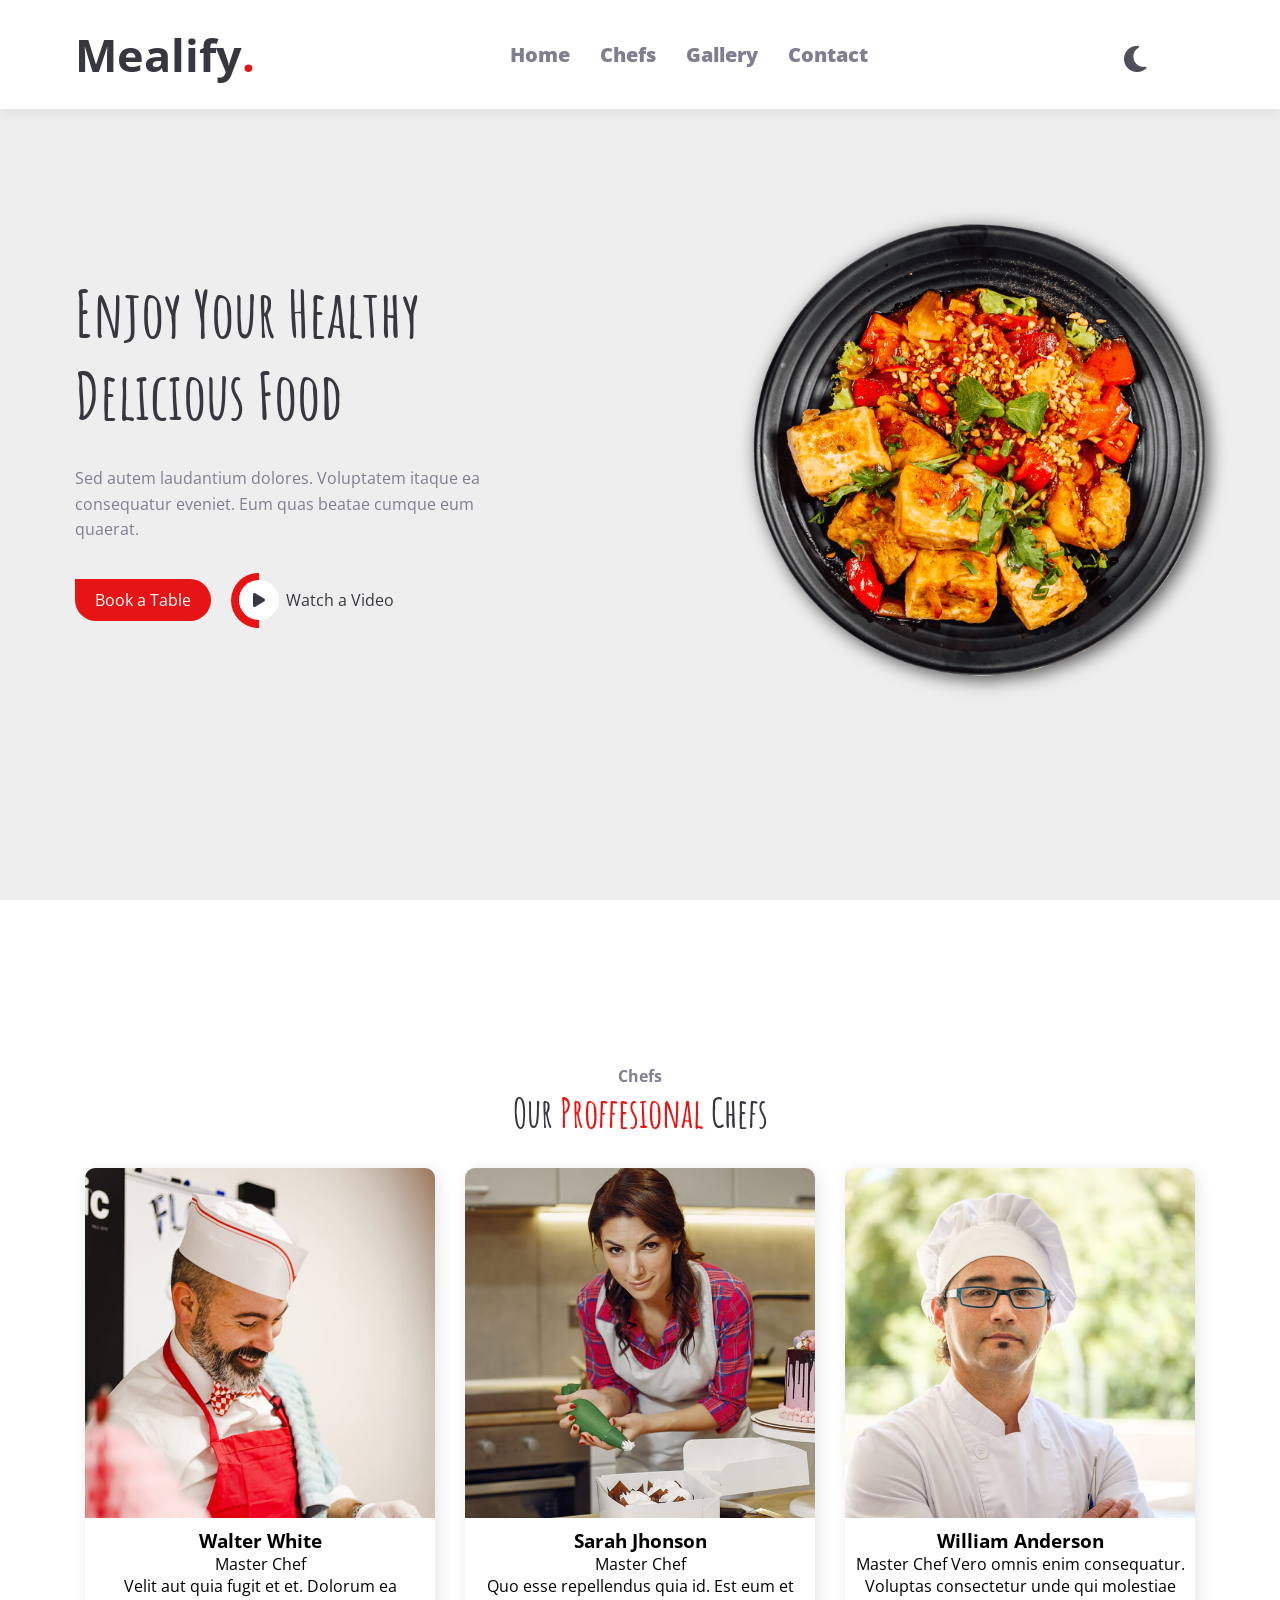
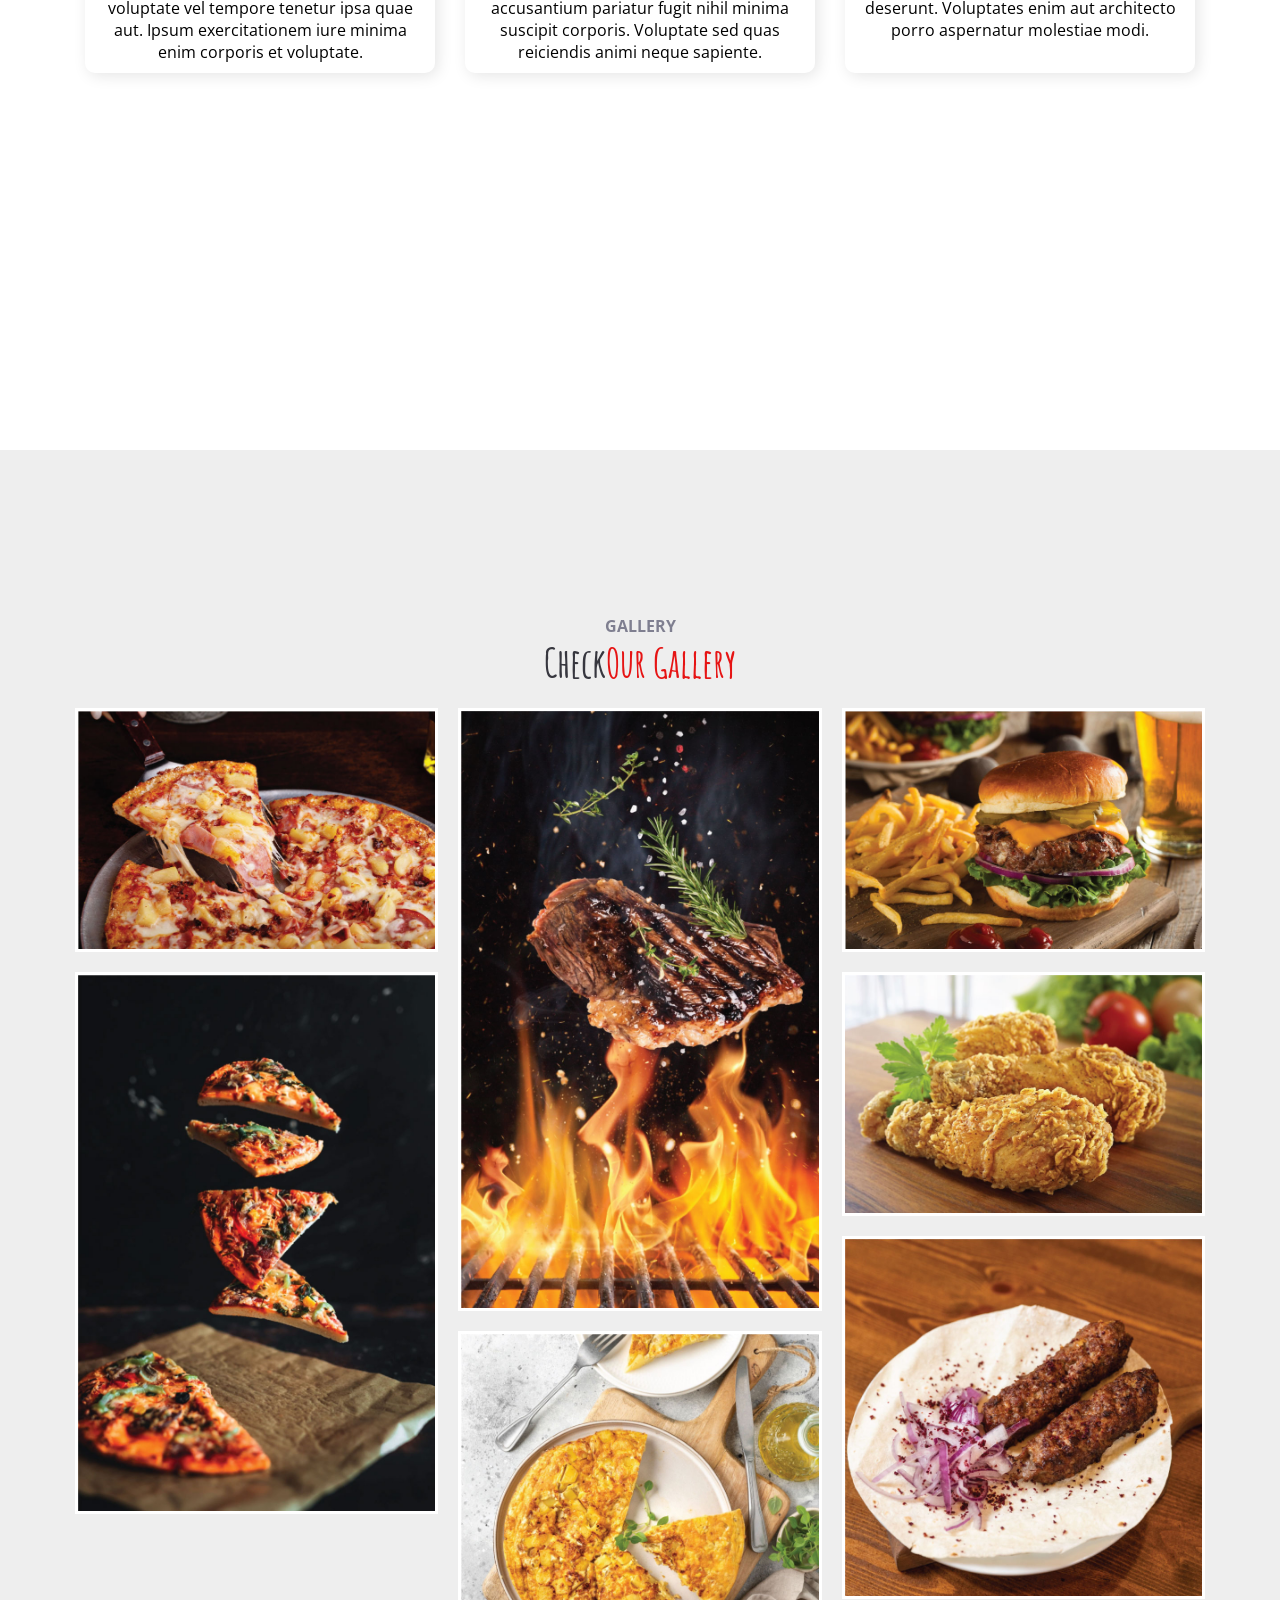
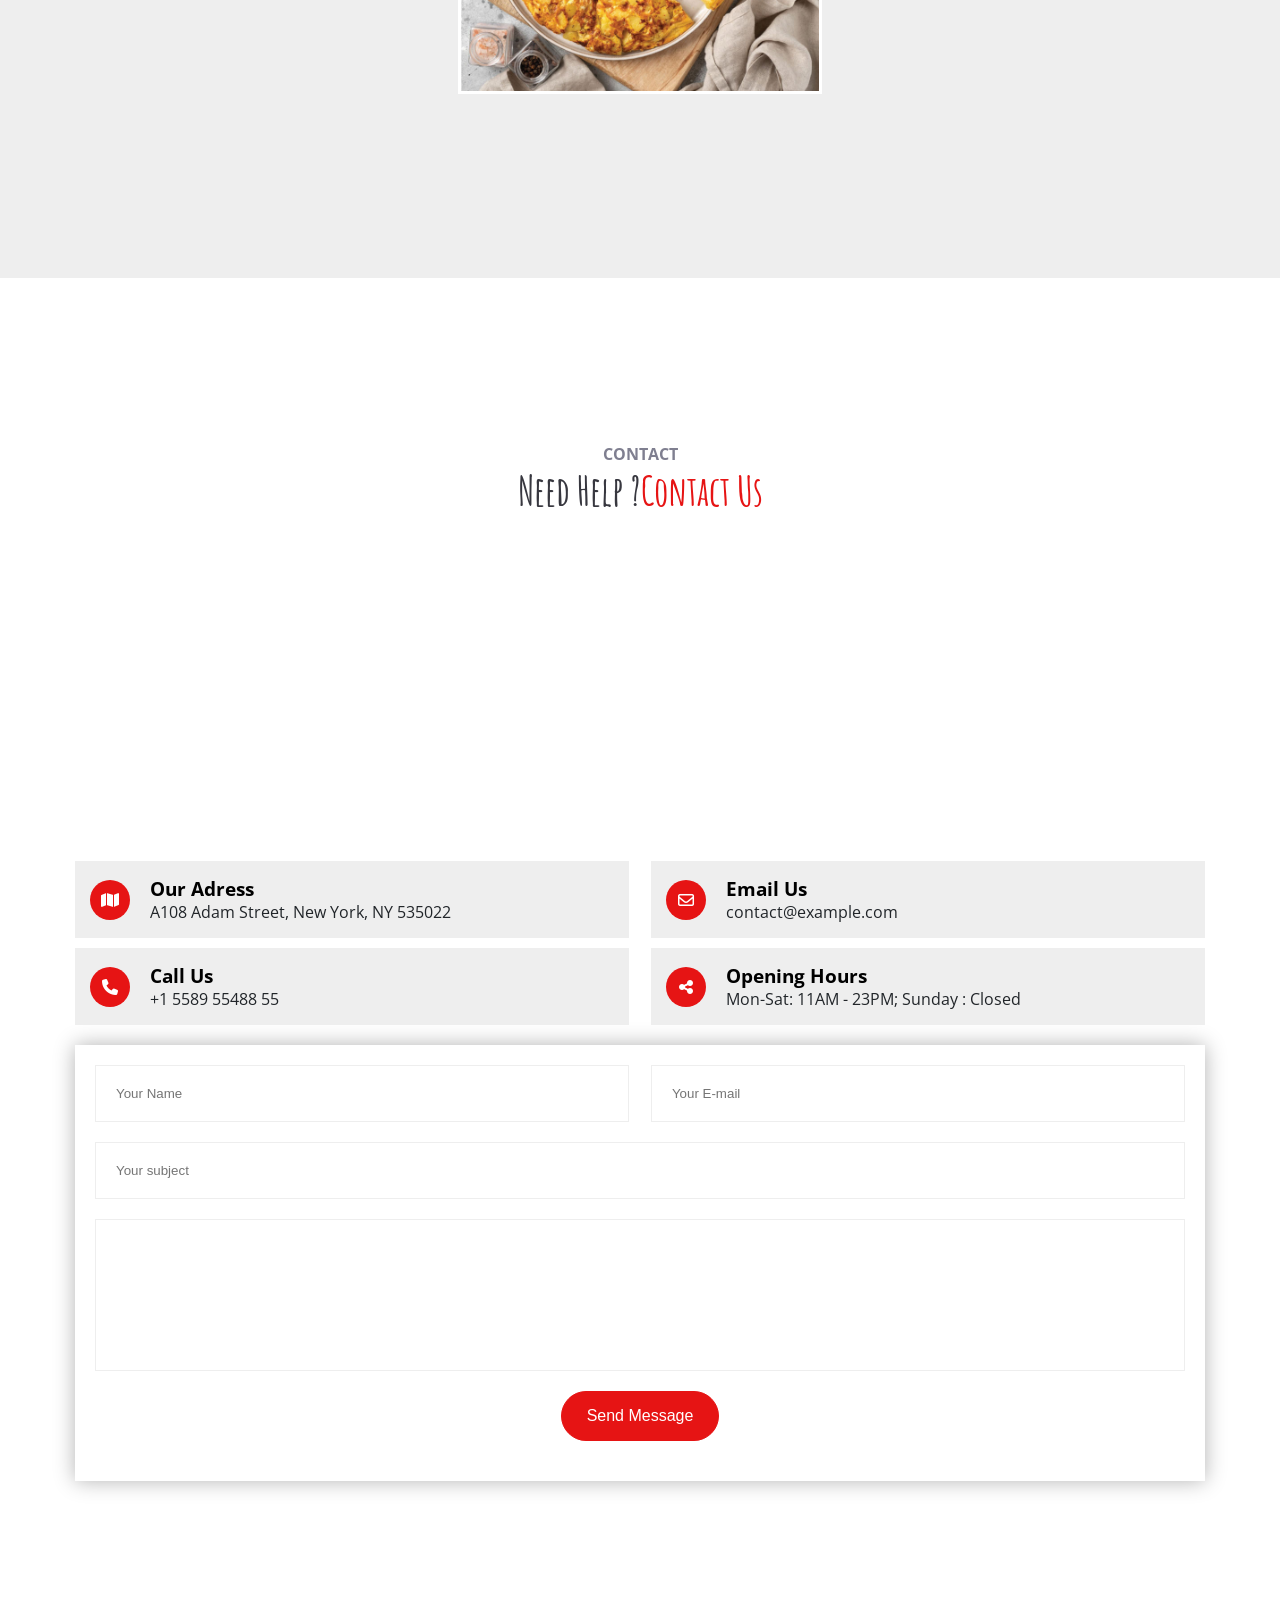
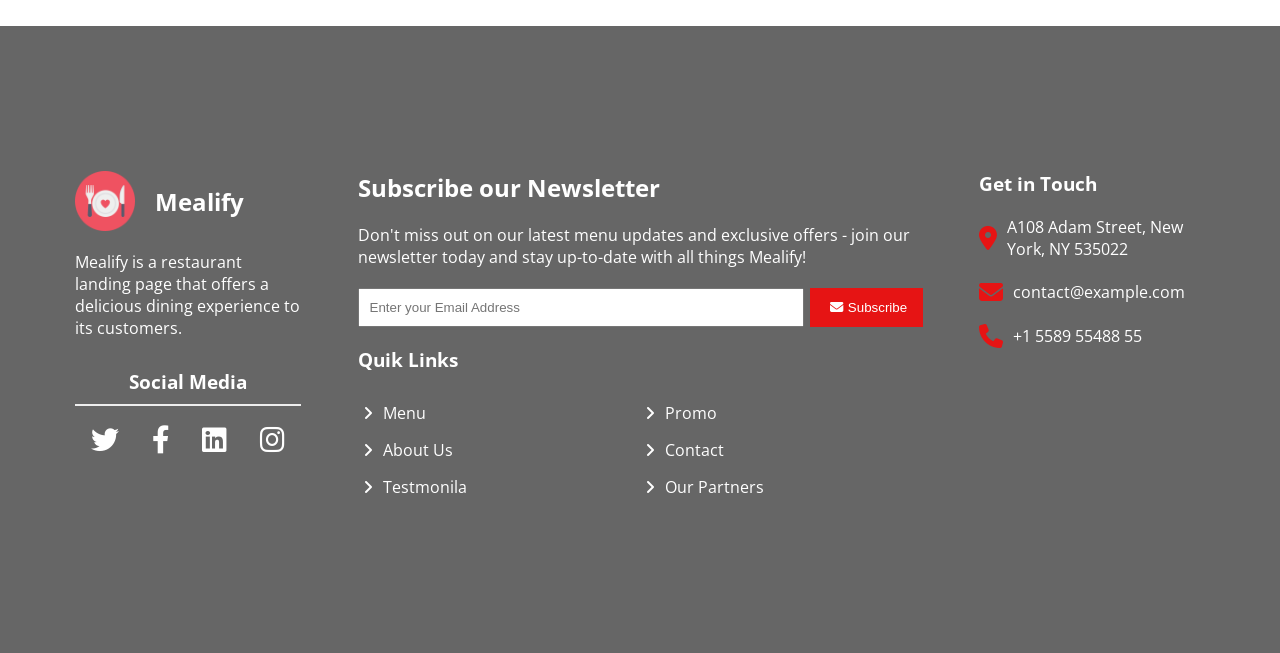
<file: index.html>
<!DOCTYPE html>
<html lang="en">
  <head>
    <meta charset="UTF-8" />
    <meta name="viewport" content="width=device-width, initial-scale=1.0" />
    <link rel="preconnect" href="https://fonts.googleapis.com" />
    <link rel="preconnect" href="https://fonts.gstatic.com" crossorigin />
    <link
      href="https://fonts.googleapis.com/css2?family=Alegreya&family=Alegreya+Sans&family=Amatic+SC:wght@400;700&family=Bree+Serif&family=Open+Sans&family=PT+Sans+Caption&family=Pacifico&family=Righteous&family=Source+Sans+3:wght@300&family=Titillium+Web:wght@300&display=swap"
      rel="stylesheet"
    />
    <title>Mealify | Yahia Elkosh</title>
    <!-- <title>Fokir - Personal Portfolio Bootstrap Template</title> -->
    <link rel="stylesheet" href="./css/index.css" />
    <link rel="stylesheet" href="./css/media.css">
    <link rel="stylesheet" href="./css/darkmode.css">
    <link rel="stylesheet" href="./css/all.min.css" />
    <link rel="icon" href="./img/favicon.png" />
  </head>
  <body>
    <!-- ******************** Nav  Section *****************************************-->

    <nav>
      <div class="container">
       

          <!-- Logo  -->
          <div class="logo">
            <a href="index.html"><h2>Mealify</h2></a>
          </div>


          <!-- Links -->
          <ul class="nav-links" id="nav-links">
             <li class="close">      
        <a  href="index.html">
        <i class="fa-solid fa-xmark"></i></a>
      </li>
            <li class="home-line">
              <a href="#home">Home</a>
            </li>
            <li  class="chefs-line">
              <a   href="#chefs">Chefs</a>
            </li>
            <li class="gallery-line">
              <a  href="#gallery">Gallery</a>
            </li>
            <li class="contact-line">
              <a  href="#contact">Contact</a>
            </li>
          
          </ul>
       
          <!-- Dark Mode -->
          <div class="dark-mode">
            <label for="dark-mode">
              <input type="checkbox" id="dark-mode" />
              <i class="fa-solid fa-moon"></i> 
              <i class="fa-solid fa-sun"></i>
            </label>
            <a href="#nav-links">
            <i class="fa-solid fa-bars"></i>
          </a>
          </div>

    
      </div>
    </nav>
    <!-- ******************** Home Section *****************************************-->
 <header class="home section-bg-color" id="home">
      <div class="container">
       
          <div class="home-text">
            <h1>Enjoy Your Healthy Delicious Food</h1>
            <p>
              Sed autem laudantium dolores. Voluptatem itaque ea consequatur
              eveniet. Eum quas beatae cumque eum quaerat.
            </p>
            <div class="btns-group">
              <a class="table-button" href="">Book a Table</a>
              <a
                class="vid-button"
                target="_blank"
                href="https://www.youtube.com/"
                ><div class="icon"><i class="fa-solid fa-play"></i></div>
                Watch a Video</a
              >
            </div>
          </div>

          <div class="home-img">
            <img src="./img/home-img.png" alt="meal picture" />
          </div>
      
      </div>
    </header>
 
    <!-- ******************** Chefs Section *****************************************-->

    <div class="chefs " id="chefs">
      <div class="container">
        <div class="sections-header">
          <h3>Chefs</h3>
          <h2>Our <span>Proffesional</span> Chefs</h2>
        </div>

        <div class="cards">
          <div class="card">
            <div class="card-img">
              <img src="./img/chefs-1.jpg" alt="" />
              <div class="brands">
                <i class="fa-brands fa-twitter"></i>
                <i class="fa-brands fa-facebook-f"></i>
                <i class="fa-brands fa-linkedin"></i>
                <i class="fa-brands fa-instagram"></i>
              </div>
            </div>
            <div class="card-text">
              <h3>Walter White</h3>
              <span>Master Chef</span>
              <p>
                Velit aut quia fugit et et. Dolorum ea voluptate vel tempore
                tenetur ipsa quae aut. Ipsum exercitationem iure minima enim
                corporis et voluptate.
              </p>
            </div>
          </div>
          <div class="card">
            <div class="card-img">
              <img src="./img/chefs-2.jpg" alt="" />
              <div class="brands">
                <i class="fa-brands fa-twitter"></i>
                <i class="fa-brands fa-facebook-f"></i>
                <i class="fa-brands fa-linkedin"></i>
                <i class="fa-brands fa-instagram"></i>
              </div>
            </div>

            <div class="card-text">
              <h3>Sarah Jhonson</h3>
              <span>Master Chef</span>
              <p>
                Quo esse repellendus quia id. Est eum et accusantium pariatur fugit nihil minima suscipit corporis. Voluptate sed quas reiciendis animi neque sapiente.
              </p>
            </div>
          </div>
          <div class="card">
            <div class="card-img">
              <img src="./img/chefs-3.jpg" alt="" />
              <div class="brands">
                <i class="fa-brands fa-twitter"></i>
                <i class="fa-brands fa-facebook-f"></i>
                <i class="fa-brands fa-linkedin"></i>
                <i class="fa-brands fa-instagram"></i>
              </div>
            </div>
            <div class="card-text">
              <h3>William Anderson</h3>
              <span>Master Chef</span>
              Vero omnis enim consequatur. Voluptas consectetur unde qui molestiae deserunt. Voluptates enim aut architecto porro aspernatur molestiae modi.
              </p>
            </div>
          </div>
        </div>
      </div>
    </div>
    <!-- ******************** Gallery Section *****************************************-->

    <div class="gallery " id="gallery">
      <div class="container">
        <div class="sections-header">
          <h3>GALLERY</h3>
          <h2>Check<span>Our Gallery </span></h2>
        </div>

        <div class="gallery-imgs">
          <picture class="pizza">
            <img src="./img/meal-1.jpg" alt="" />
            <div class="meal-layer">
              <h2>Pizaa</h2>
              <p>Hawaiian pizza with ham and pineapple</p>
            </div>
          </picture>
          <picture class="pizza-slice">
            <img src="./img/meal-4.jpg" alt="" />
            <div class="meal-layer">
              <h2>Beef steaks</h2>
              <p>
                Tasty beef steaks flying above cast iron grate with fire flames.
              </p>
            </div>
          </picture>

          <picture class="meat">
            <img src="./img/meal-2.jpg" alt="" />
            <div class="meal-layer">
              <h2>Levitation pizza</h2>
              <p>Levitation pizza on black background.</p>
            </div>
          </picture>
          <picture class="chease">
            <img src="./img/meal-7.jpg" alt="" />
            <div class="meal-layer">
              <h2>Crispy Fried Chicken</h2>
              <p>
                Golden brown chicken legs with a crunchy coating and juicy meat
              </p>
            </div>
          </picture>
          <picture class="burger">
            <img src="./img/meal-3.jpg" alt="" />
            <div class="meal-layer">
              <h2>Frittata</h2>
              <p>Frittata or potato pie in a ceramic plate</p>
            </div>
          </picture>
          <picture class="cheaken">
            <img src="./img/meal-5.jpg" alt="" />
            <div class="meal-layer">
              <h2>Lyulya kebab</h2>
              <p>
                Tender and juicy skewers of ground lamb or beef, flavored with
                aromatic spices and herbs
              </p>
            </div>
          </picture>
          <picture class="kofta">
            <img src="./img/meal-6.jpg" alt="" />
            <div class="meal-layer">
              <h2>Frittata</h2>
              <p>Frittata or potato pie in a ceramic plate</p>
            </div>
          </picture>
        </div>
      </div>
    </div>
    <!-- ******************** Contact Section *****************************************-->

    <div class="contact " id="contact">
      <div class="container">
        <div class="sections-header">
          <h3>CONTACT</h3>
          <h2>Need Help ?<span> Contact Us</span></h2>
        </div>
        <div class="map">
          <iframe
            src="https://www.google.com/maps/embed?pb=!1m18!1m12!1m3!1d1794855.8240134488!2d-74.53844065453023!3d40.492831052490274!2m3!1f0!2f0!3f0!3m2!1i1024!2i768!4f13.1!3m3!1m2!1s0x89c2ff6e3c97a60b%3A0x6aecdf55c7a5052!2sMEAL!5e0!3m2!1sen!2sus!4v1707888642401!5m2!1sen!2sus"
            width="400"
            height="300"
            style="border: 0"
            allowfullscreen=""
            loading="lazy"
            referrerpolicy="no-referrer-when-downgrade"
          ></iframe>
        </div>

        <div class="contact-info">
          <div class="contact-record">
            <div class="icon"><i class="fa-solid fa-map"></i></div>
            <div class="record-text">
              <h3>Our Adress</h3>
              <p>A108 Adam Street, New York, NY 535022</p>
            </div>
          </div>
          <div class="contact-record">
            <div class="icon"><i class="fa-regular fa-envelope"></i></div>
            <div class="record-text">
              <h3>Email Us</h3>
              <p>contact@example.com</p>
            </div>
          </div>
          <div class="contact-record">
            <div class="icon"><i class="fa-solid fa-phone"></i></div>
            <div class="record-text">
              <h3>Call Us</h3>
              <p>+1 5589 55488 55</p>
            </div>
          </div>
          <div class="contact-record">
            <div class="icon"><i class="fa-solid fa-share-nodes"></i></div>
            <div class="record-text">
              <h3>Opening Hours</h3>
              <p>Mon-Sat: 11AM - 23PM; Sunday : Closed</p>
            </div>
          </div>
        </div>

        <div class="contact-inputs">
          <input class="name" type="text" placeholder="Your Name" />
          <input class="email" type="text" placeholder="Your E-mail" />
          <input class="subject" type="text" placeholder="Your subject" />
          <textarea name="" id="" cols="30" rows="10"></textarea>
          <button>Send Message</button>
        </div>
      </div>
    </div>
    <!-- ******************** Footer Section *****************************************-->
    <div class="footer ">
      <div class="container">
        <div class="footer-content">
          <div class="part footer-mealify">
            <div class="footer-media-text">
              <img src="./img/favicon.png" alt="" />
              <h2>Mealify</h2>
            </div>
            <p>
              Mealify is a restaurant landing page that offers a delicious
              dining experience to its customers.
            </p>

            <div class="footer-brands">
              <h3>Social Media</h3>
              <div class="brands-icons">
                <i class="fa-brands fa-twitter"></i>
                <i class="fa-brands fa-facebook-f"></i>
                <i class="fa-brands fa-linkedin"></i>
                <i class="fa-brands fa-instagram"></i>
              </div>
            </div>
          </div>

          <div class="part2 footer-subscribe">
            <h2>Subscribe our Newsletter</h2>
            <p>
              Don't miss out on our latest menu updates and exclusive offers -
              join our newsletter today and stay up-to-date with all things
              Mealify!
            </p>

            <div class="footer-inputs">
              <input type="text" placeholder="Enter your Email Address" />
              <button><i class="fa-solid fa-envelope"></i>Subscribe</button>
            </div>

            <h3>Quik Links</h3>
            <div class="links">
              <ul>
                <li><i class="fa-solid fa-angle-right"></i>Menu</li>
                <li><i class="fa-solid fa-angle-right"></i>About Us</li>
                <li><i class="fa-solid fa-angle-right"></i>Testmonila</li>
              </ul>
              <ul>
                <li><i class="fa-solid fa-angle-right"></i>Promo</li>
                <li><i class="fa-solid fa-angle-right"></i>Contact</li>
                <li><i class="fa-solid fa-angle-right"></i>Our Partners</li>
              </ul>
            </div>
          </div>

          <div class="part get-in-toch">
            <h3>Get in Touch</h3>
            <ul>
              <li>
                <i class="fa-solid fa-location-dot"></i>A108 Adam Street, New
                York, NY 535022
              </li>
              <li><i class="fa-solid fa-envelope"></i> contact@example.com</li>
              <li><i class="fa-solid fa-phone"></i>+1 5589 55488 55</li>
            </ul>
          </div>
        </div>
      </div>
    </div>

    
  </body>
</html>
</file>
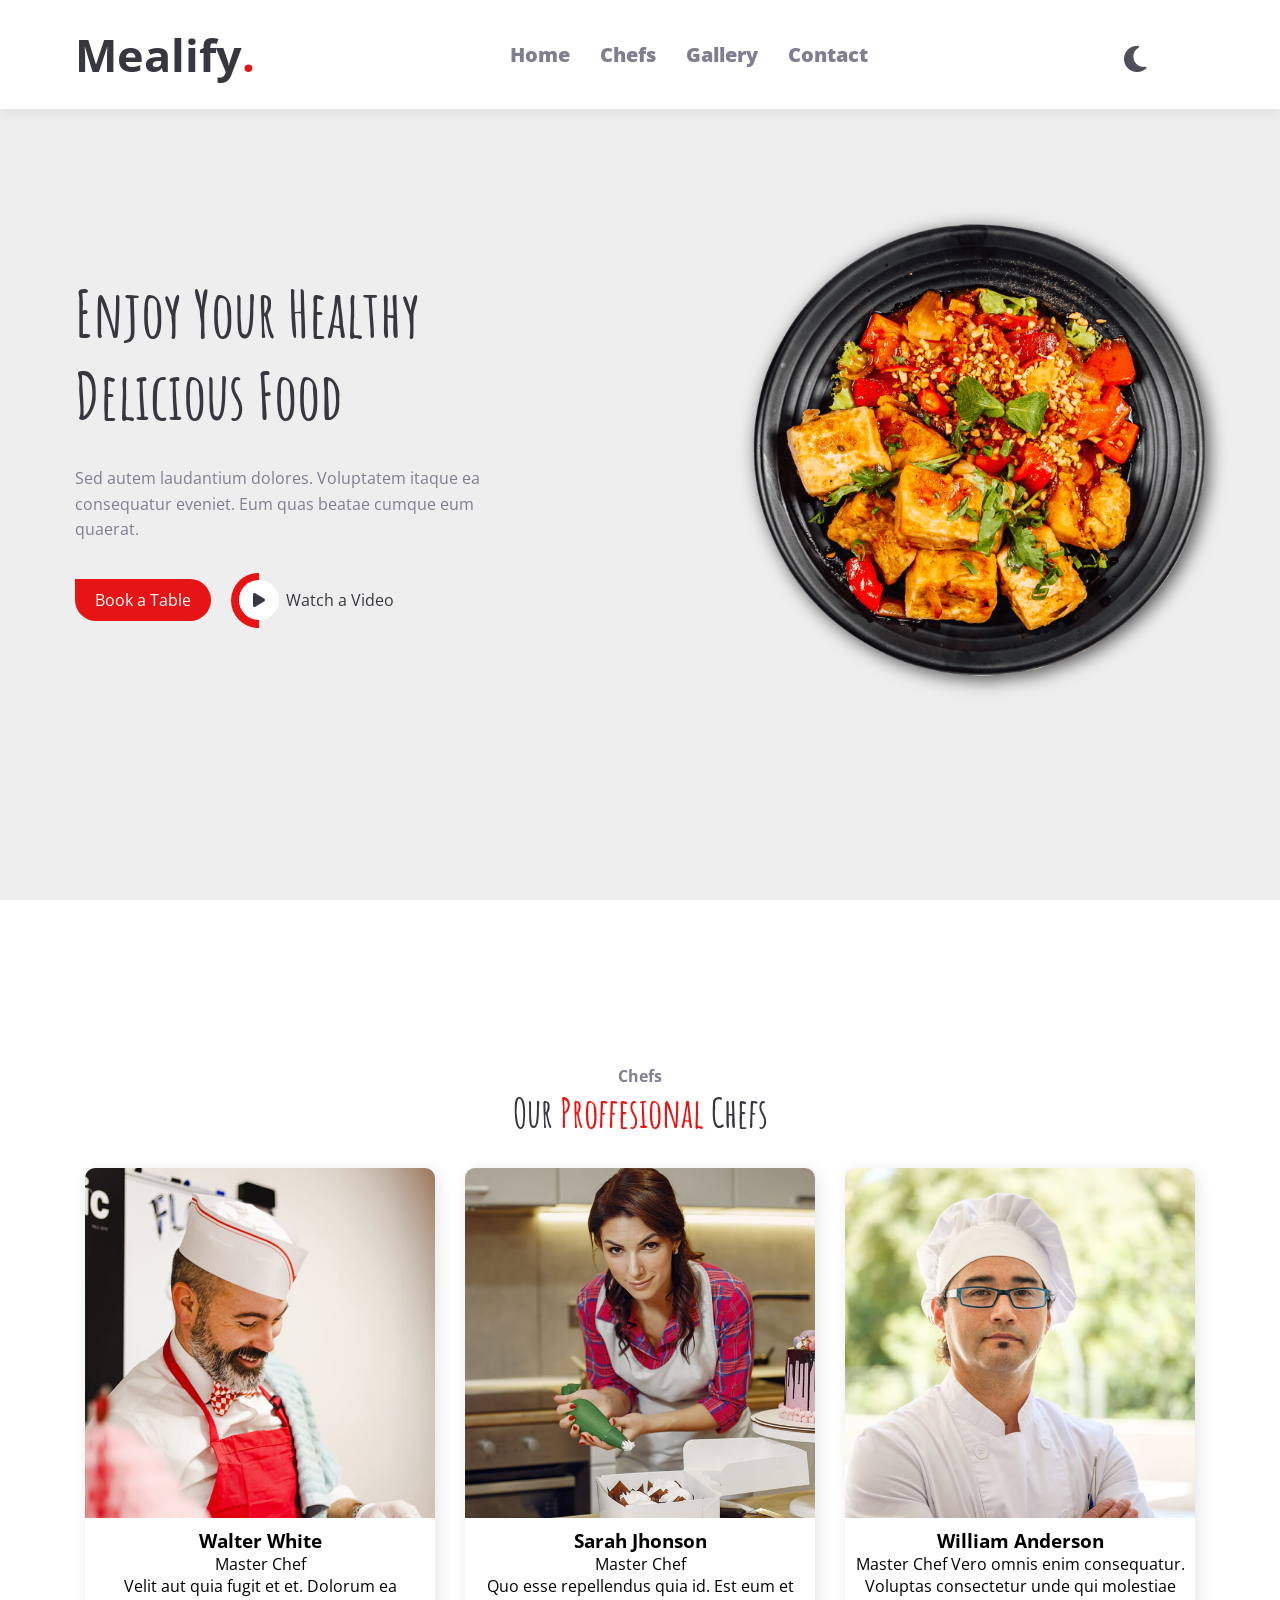
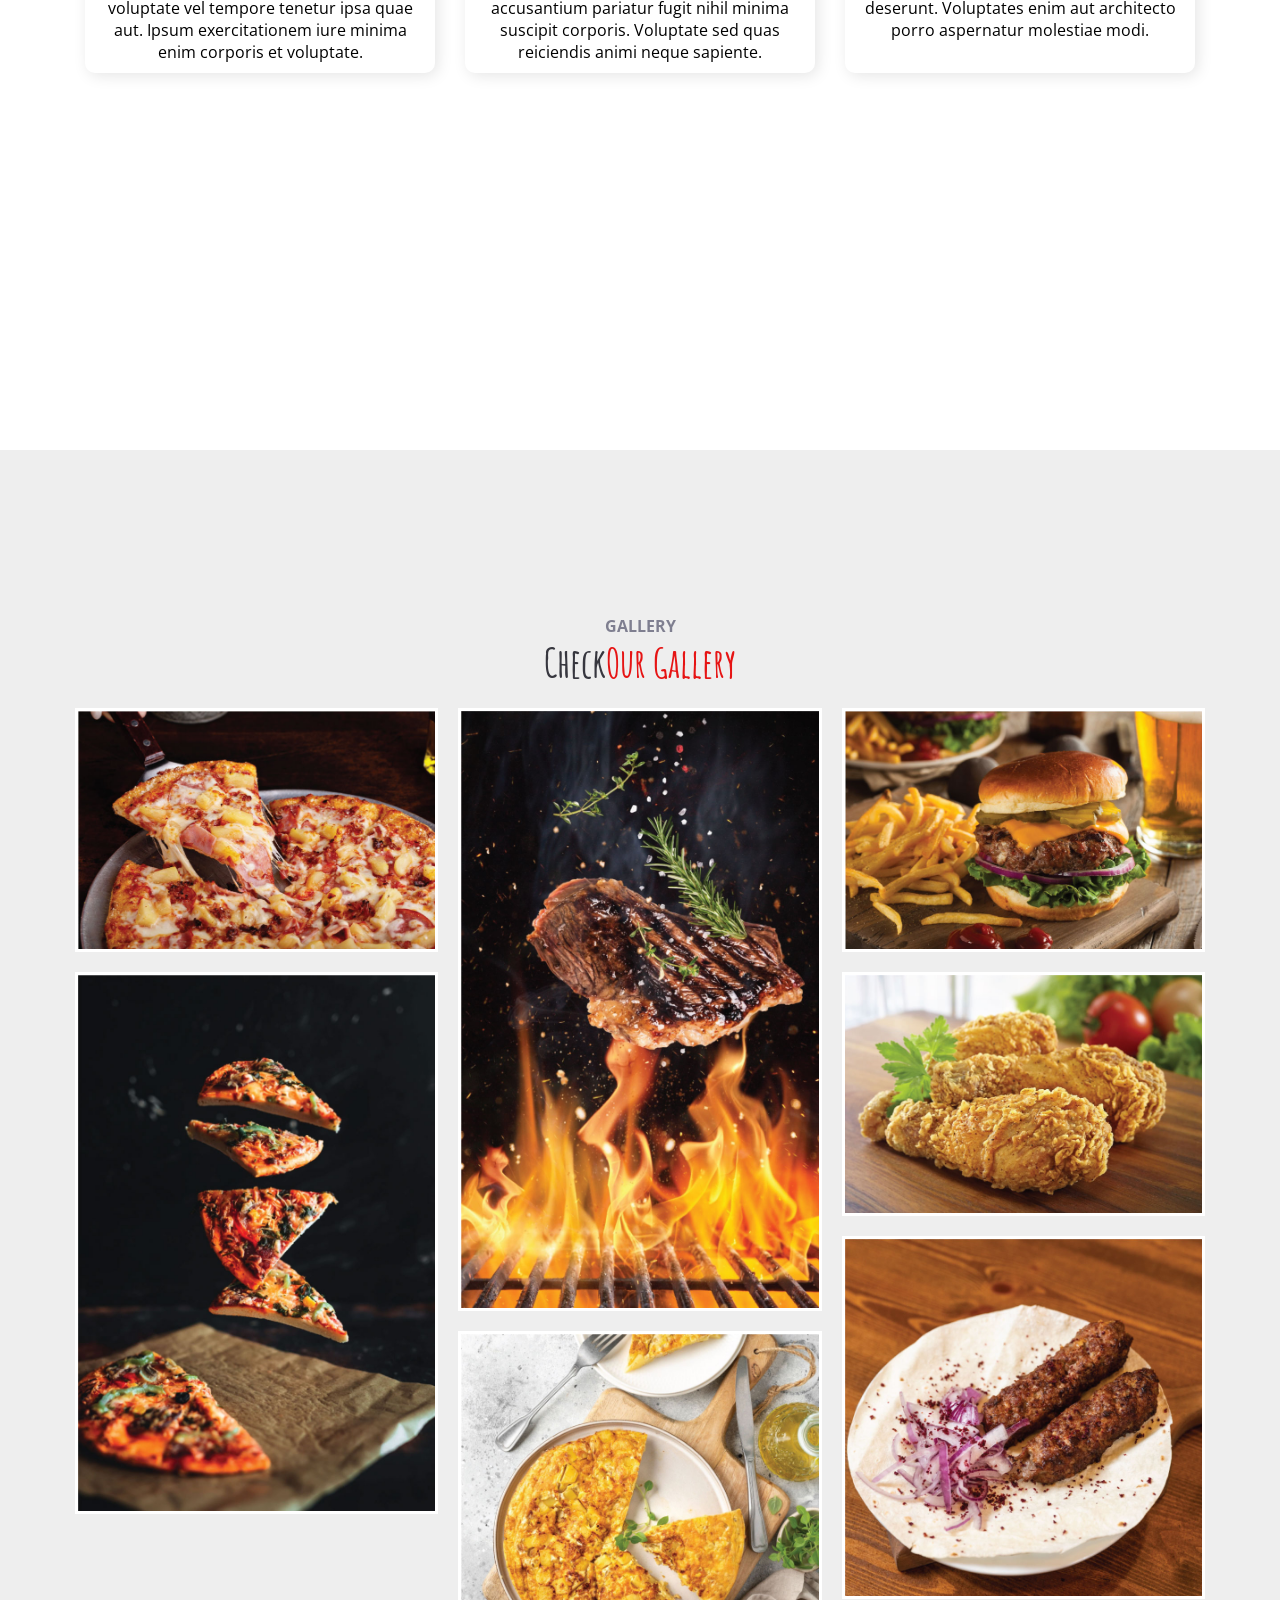
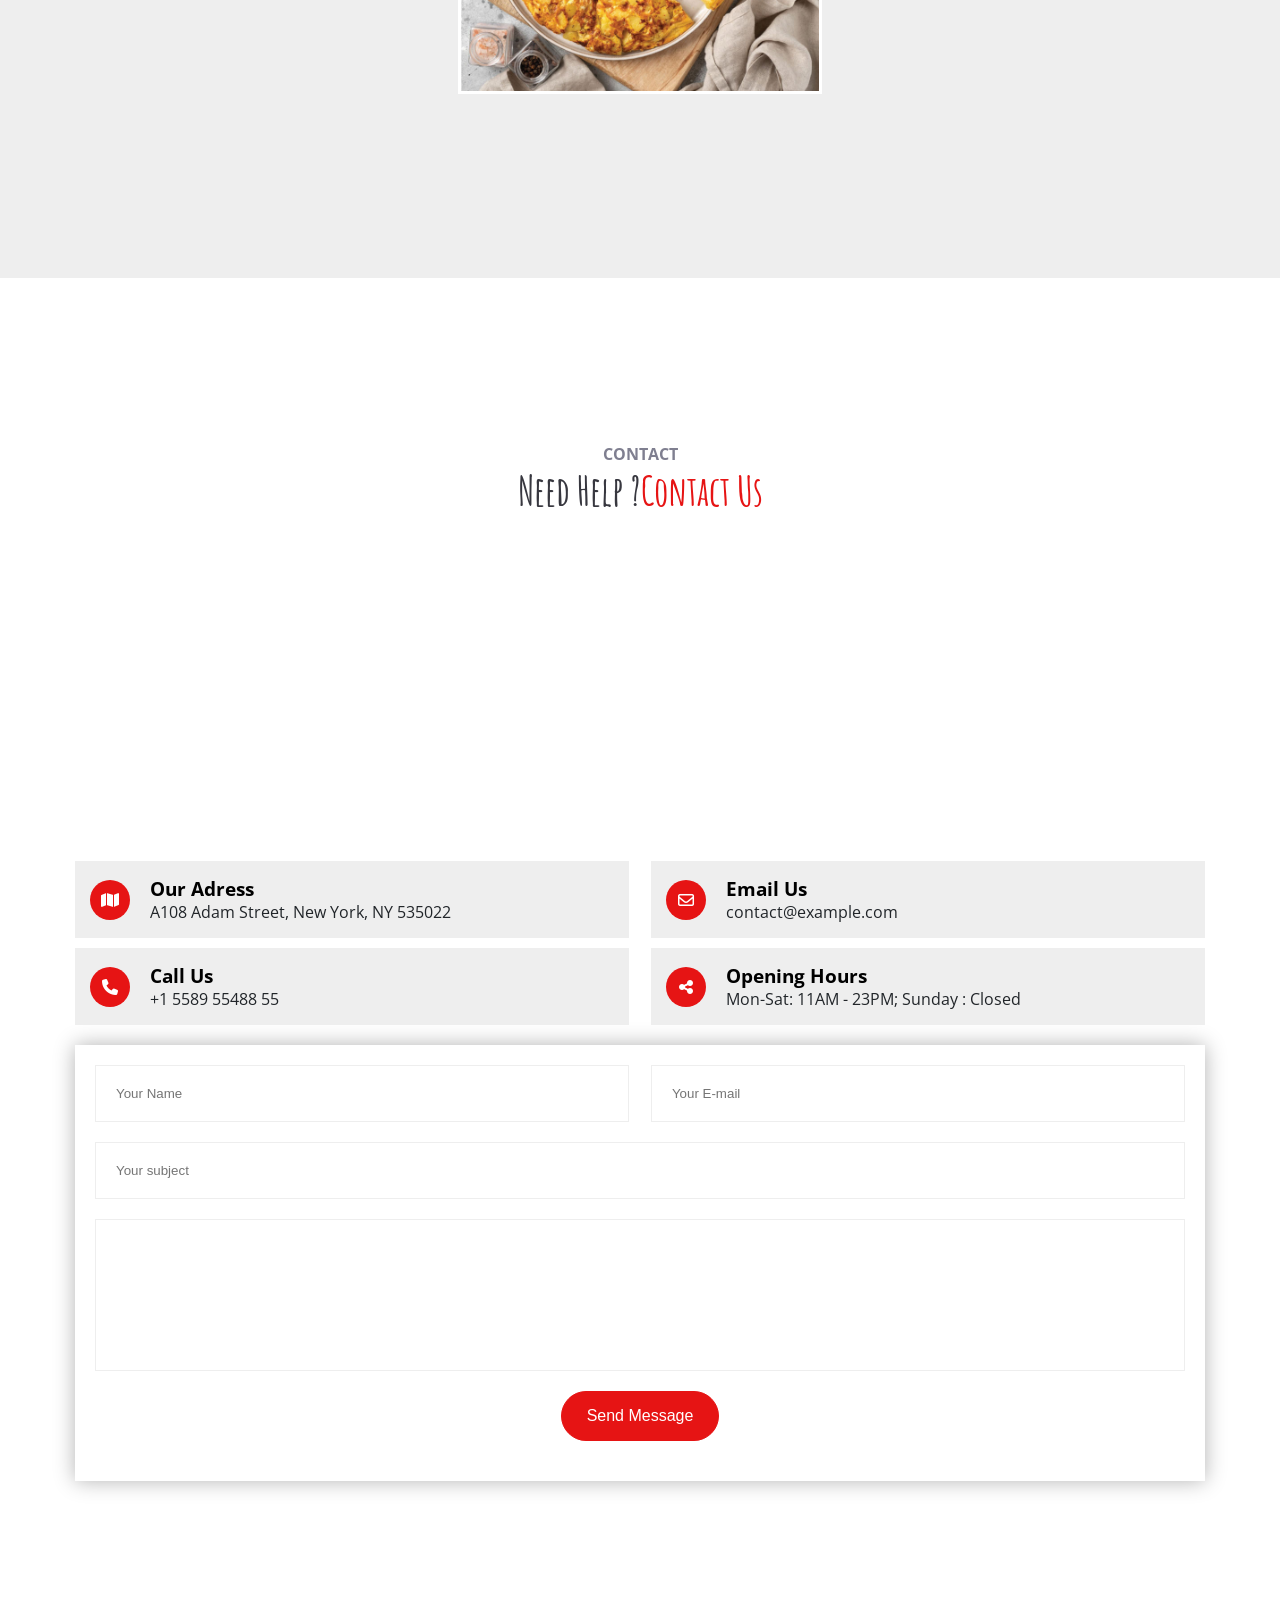
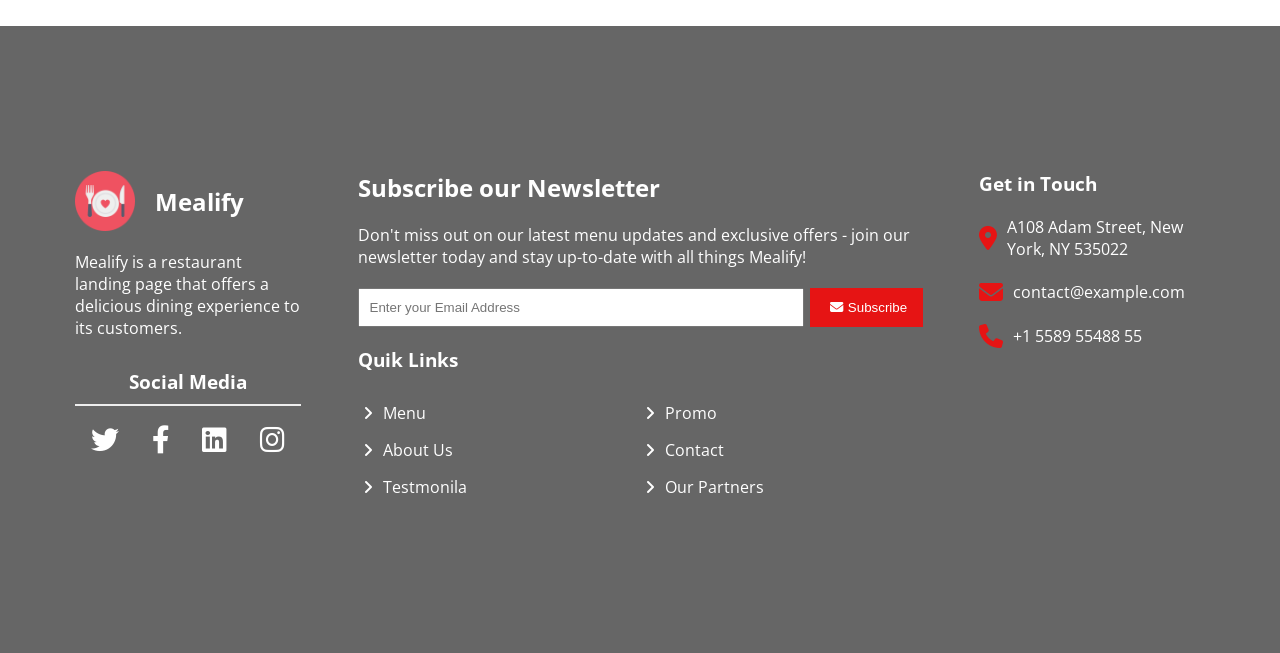
<file: html/index.html>
<!DOCTYPE html>
<html lang="en">
  <head>
    <meta charset="UTF-8" />
    <meta name="viewport" content="width=device-width, initial-scale=1.0" />
    <link rel="preconnect" href="https://fonts.googleapis.com" />
    <link rel="preconnect" href="https://fonts.gstatic.com" crossorigin />
    <link
      href="https://fonts.googleapis.com/css2?family=Alegreya&family=Alegreya+Sans&family=Amatic+SC:wght@400;700&family=Bree+Serif&family=Open+Sans&family=PT+Sans+Caption&family=Pacifico&family=Righteous&family=Source+Sans+3:wght@300&family=Titillium+Web:wght@300&display=swap"
      rel="stylesheet"
    />
    <title>Mealify | Yahia Elkosh</title>
    <!-- <title>Fokir - Personal Portfolio Bootstrap Template</title> -->
    <link rel="stylesheet" href="../css/index.css" />
    <link rel="stylesheet" href="../css/media.css">
    <link rel="stylesheet" href="../css/darkmode.css">

    <link rel="stylesheet" href="../css/all.min.css" />
    <link rel="icon" href="../img/favicon.png" />
  </head>
  <body>
    <!-- ******************** Nav  Section *****************************************-->

    <nav>
      <div class="container">
       

          <!-- Logo  -->
          <div class="logo">
            <a href="index.html"><h2>Mealify</h2></a>
          </div>


          <!-- Links -->
          <ul class="nav-links" id="nav-links">
             <li class="close">      
        <a  href="index.html">
        <i class="fa-solid fa-xmark"></i></a>
      </li>
            <li class="home-line">
              <a href="#home">Home</a>
            </li>
            <li  class="chefs-line">
              <a   href="#chefs">Chefs</a>
            </li>
            <li class="gallery-line">
              <a  href="#gallery">Gallery</a>
            </li>
            <li class="contact-line">
              <a  href="#contact">Contact</a>
            </li>
          
          </ul>
       
          <!-- Dark Mode -->
          <div class="dark-mode">
            <label for="dark-mode">
              <input type="checkbox" id="dark-mode" />
              <i class="fa-solid fa-moon"></i> 
              <i class="fa-solid fa-sun"></i>
            </label>
            <a href="#nav-links">
            <i class="fa-solid fa-bars"></i>
          </a>
          </div>

    
      </div>
    </nav>
    <!-- ******************** Home Section *****************************************-->
 <header class="home section-bg-color" id="home">
      <div class="container">
       
          <div class="home-text">
            <h1>Enjoy Your Healthy Delicious Food</h1>
            <p>
              Sed autem laudantium dolores. Voluptatem itaque ea consequatur
              eveniet. Eum quas beatae cumque eum quaerat.
            </p>
            <div class="btns-group">
              <a class="table-button" href="">Book a Table</a>
              <a
                class="vid-button"
                target="_blank"
                href="https://www.youtube.com/"
                ><div class="icon"><i class="fa-solid fa-play"></i></div>
                Watch a Video</a
              >
            </div>
          </div>

          <div class="home-img">
            <img src="../img/home-img.png" alt="meal picture" />
          </div>
      
      </div>
    </header>
 
    <!-- ******************** Chefs Section *****************************************-->

    <div class="chefs " id="chefs">
      <div class="container">
        <div class="sections-header">
          <h3>Chefs</h3>
          <h2>Our <span>Proffesional</span> Chefs</h2>
        </div>

        <div class="cards">
          <div class="card">
            <div class="card-img">
              <img src="../img/chefs-1.jpg" alt="" />
              <div class="brands">
                <i class="fa-brands fa-twitter"></i>
                <i class="fa-brands fa-facebook-f"></i>
                <i class="fa-brands fa-linkedin"></i>
                <i class="fa-brands fa-instagram"></i>
              </div>
            </div>
            <div class="card-text">
              <h3>Walter White</h3>
              <span>Master Chef</span>
              <p>
                Velit aut quia fugit et et. Dolorum ea voluptate vel tempore
                tenetur ipsa quae aut. Ipsum exercitationem iure minima enim
                corporis et voluptate.
              </p>
            </div>
          </div>
          <div class="card">
            <div class="card-img">
              <img src="../img/chefs-2.jpg" alt="" />
              <div class="brands">
                <i class="fa-brands fa-twitter"></i>
                <i class="fa-brands fa-facebook-f"></i>
                <i class="fa-brands fa-linkedin"></i>
                <i class="fa-brands fa-instagram"></i>
              </div>
            </div>

            <div class="card-text">
              <h3>Sarah Jhonson</h3>
              <span>Master Chef</span>
              <p>
                Quo esse repellendus quia id. Est eum et accusantium pariatur fugit nihil minima suscipit corporis. Voluptate sed quas reiciendis animi neque sapiente.
              </p>
            </div>
          </div>
          <div class="card">
            <div class="card-img">
              <img src="../img/chefs-3.jpg" alt="" />
              <div class="brands">
                <i class="fa-brands fa-twitter"></i>
                <i class="fa-brands fa-facebook-f"></i>
                <i class="fa-brands fa-linkedin"></i>
                <i class="fa-brands fa-instagram"></i>
              </div>
            </div>
            <div class="card-text">
              <h3>William Anderson</h3>
              <span>Master Chef</span>
              Vero omnis enim consequatur. Voluptas consectetur unde qui molestiae deserunt. Voluptates enim aut architecto porro aspernatur molestiae modi.
              </p>
            </div>
          </div>
        </div>
      </div>
    </div>
    <!-- ******************** Gallery Section *****************************************-->

    <div class="gallery " id="gallery">
      <div class="container">
        <div class="sections-header">
          <h3>GALLERY</h3>
          <h2>Check<span>Our Gallery </span></h2>
        </div>

        <div class="gallery-imgs">
          <picture class="pizza">
            <img src="../img/meal-1.jpg" alt="" />
            <div class="meal-layer">
              <h2>Pizaa</h2>
              <p>Hawaiian pizza with ham and pineapple</p>
            </div>
          </picture>
          <picture class="pizza-slice">
            <img src="../img/meal-4.jpg" alt="" />
            <div class="meal-layer">
              <h2>Beef steaks</h2>
              <p>
                Tasty beef steaks flying above cast iron grate with fire flames.
              </p>
            </div>
          </picture>

          <picture class="meat">
            <img src="../img/meal-2.jpg" alt="" />
            <div class="meal-layer">
              <h2>Levitation pizza</h2>
              <p>Levitation pizza on black background.</p>
            </div>
          </picture>
          <picture class="chease">
            <img src="../img/meal-7.jpg" alt="" />
            <div class="meal-layer">
              <h2>Crispy Fried Chicken</h2>
              <p>
                Golden brown chicken legs with a crunchy coating and juicy meat
              </p>
            </div>
          </picture>
          <picture class="burger">
            <img src="../img/meal-3.jpg" alt="" />
            <div class="meal-layer">
              <h2>Frittata</h2>
              <p>Frittata or potato pie in a ceramic plate</p>
            </div>
          </picture>
          <picture class="cheaken">
            <img src="../img/meal-5.jpg" alt="" />
            <div class="meal-layer">
              <h2>Lyulya kebab</h2>
              <p>
                Tender and juicy skewers of ground lamb or beef, flavored with
                aromatic spices and herbs
              </p>
            </div>
          </picture>
          <picture class="kofta">
            <img src="../img/meal-6.jpg" alt="" />
            <div class="meal-layer">
              <h2>Frittata</h2>
              <p>Frittata or potato pie in a ceramic plate</p>
            </div>
          </picture>
        </div>
      </div>
    </div>
    <!-- ******************** Contact Section *****************************************-->

    <div class="contact " id="contact">
      <div class="container">
        <div class="sections-header">
          <h3>CONTACT</h3>
          <h2>Need Help ?<span> Contact Us</span></h2>
        </div>
        <div class="map">
          <iframe
            src="https://www.google.com/maps/embed?pb=!1m18!1m12!1m3!1d1794855.8240134488!2d-74.53844065453023!3d40.492831052490274!2m3!1f0!2f0!3f0!3m2!1i1024!2i768!4f13.1!3m3!1m2!1s0x89c2ff6e3c97a60b%3A0x6aecdf55c7a5052!2sMEAL!5e0!3m2!1sen!2sus!4v1707888642401!5m2!1sen!2sus"
            width="400"
            height="300"
            style="border: 0"
            allowfullscreen=""
            loading="lazy"
            referrerpolicy="no-referrer-when-downgrade"
          ></iframe>
        </div>

        <div class="contact-info">
          <div class="contact-record">
            <div class="icon"><i class="fa-solid fa-map"></i></div>
            <div class="record-text">
              <h3>Our Adress</h3>
              <p>A108 Adam Street, New York, NY 535022</p>
            </div>
          </div>
          <div class="contact-record">
            <div class="icon"><i class="fa-regular fa-envelope"></i></div>
            <div class="record-text">
              <h3>Email Us</h3>
              <p>contact@example.com</p>
            </div>
          </div>
          <div class="contact-record">
            <div class="icon"><i class="fa-solid fa-phone"></i></div>
            <div class="record-text">
              <h3>Call Us</h3>
              <p>+1 5589 55488 55</p>
            </div>
          </div>
          <div class="contact-record">
            <div class="icon"><i class="fa-solid fa-share-nodes"></i></div>
            <div class="record-text">
              <h3>Opening Hours</h3>
              <p>Mon-Sat: 11AM - 23PM; Sunday : Closed</p>
            </div>
          </div>
        </div>

        <div class="contact-inputs">
          <input class="name" type="text" placeholder="Your Name" />
          <input class="email" type="text" placeholder="Your E-mail" />
          <input class="subject" type="text" placeholder="Your subject" />
          <textarea name="" id="" cols="30" rows="10"></textarea>
          <button>Send Message</button>
        </div>
      </div>
    </div>
    <!-- ******************** Footer Section *****************************************-->
    <div class="footer ">
      <div class="container">
        <div class="footer-content">
          <div class="part footer-mealify">
            <div class="footer-media-text">
              <img src="../img/favicon.png" alt="" />
              <h2>Mealify</h2>
            </div>
            <p>
              Mealify is a restaurant landing page that offers a delicious
              dining experience to its customers.
            </p>

            <div class="footer-brands">
              <h3>Social Media</h3>
              <div class="brands-icons">
                <i class="fa-brands fa-twitter"></i>
                <i class="fa-brands fa-facebook-f"></i>
                <i class="fa-brands fa-linkedin"></i>
                <i class="fa-brands fa-instagram"></i>
              </div>
            </div>
          </div>

          <div class="part2 footer-subscribe">
            <h2>Subscribe our Newsletter</h2>
            <p>
              Don't miss out on our latest menu updates and exclusive offers -
              join our newsletter today and stay up-to-date with all things
              Mealify!
            </p>

            <div class="footer-inputs">
              <input type="text" placeholder="Enter your Email Address" />
              <button><i class="fa-solid fa-envelope"></i>Subscribe</button>
            </div>

            <h3>Quik Links</h3>
            <div class="links">
              <ul>
                <li><i class="fa-solid fa-angle-right"></i>Menu</li>
                <li><i class="fa-solid fa-angle-right"></i>About Us</li>
                <li><i class="fa-solid fa-angle-right"></i>Testmonila</li>
              </ul>
              <ul>
                <li><i class="fa-solid fa-angle-right"></i>Promo</li>
                <li><i class="fa-solid fa-angle-right"></i>Contact</li>
                <li><i class="fa-solid fa-angle-right"></i>Our Partners</li>
              </ul>
            </div>
          </div>

          <div class="part get-in-toch">
            <h3>Get in Touch</h3>
            <ul>
              <li>
                <i class="fa-solid fa-location-dot"></i>A108 Adam Street, New
                York, NY 535022
              </li>
              <li><i class="fa-solid fa-envelope"></i> contact@example.com</li>
              <li><i class="fa-solid fa-phone"></i>+1 5589 55488 55</li>
            </ul>
          </div>
        </div>
      </div>
    </div>

    
  </body>
</html>
</file>
<file: css/index.css>
* {
  margin: 0;
  box-sizing: border-box;
  padding: 0;
  scroll-behavior: smooth;
}
:root {
  --nav-bg: white;

  --main-light-bg: #eee;
  --border-radius: 25px;
  --color-primary: #e61414;
  --color-secondry: #ce1212;
  --section-padding: 40px;
  --gap: 10px;
  --main-font-color: #37373f;
  --second-font-color: #9f9f9f;
  --third-font-color: #7f7f90;
}
body {
  font-family: "open sans";
}
::-webkit-scrollbar {
  width: 12px;
  background-color: #fff;
  border-left: 2px solid #eee;
  box-shadow: 0px 0px 21px 0px #0003 inset;
}
::-webkit-scrollbar-thumb {
  background-color: #000;
  box-shadow: 0px 0px 10px 0px #eeeeee8c inset;
  border-radius: 100vh;
}

img {
  display: block;
  width: 100%;
}
li {
  list-style: none;
}
a,
span {
  display: inline-block;
}
a {
  color: var(--main-font-color);
  text-decoration: none;
}
.section-bg-color {
  background-color: var(--main-light-bg);
}
.container {
  padding: 20px 5px;
  width: 100%;
  margin: 85px auto;
}
/* ******************************************* NAV Styling ****************************************************/
nav {
  font-family: "open sans";
  background-color: var(--nav-bg);
  position: fixed;
  top: 0;
  width: 100%;
  left: 0;
  z-index: 2;
  box-shadow: 0px 0px 14px 0px #0000001b;
}
nav .container {
  margin: 0px auto;
  display: flex;
  justify-content: space-between;
  align-items: center;
}
nav .logo {
  font-size: 30px;
  color: var(--main-font-color);
  position: relative;
}
nav .logo h2::after {
  content: ".";
  position: absolute;
  color: var(--color-primary);
}
nav ul {
  font-size: 20px;
  font-weight: 800;
  list-style: none;
  display: flex;
  flex-direction: row;
  /* justify-content: space-between; */
  gap: 10px;
  transition: all 0.5s;

}
#nav-links:target {
  transform: translateX(0%);
}
nav ul li {
  position: relative;
  overflow: hidden;
  padding: 10px;
}
nav ul li::after {
  content: "";
  position: absolute;
  left: -100%;
  background-color: var(--color-primary);
  width: 100%;
  height: 3px;
  bottom: 0;
  transition: all 0.5s;
}
nav ul li:hover::after {
  left: 0;
}
nav ul li:hover a {
  color: var(--main-font-color);
}
nav ul a {
  color: var(--third-font-color);
  text-decoration: none;
}

nav .dark-mode {
  font-size: 30px;
  padding: 10px;
}
nav .dark-mode a{
  padding: 20px;
}
nav input {
  width: 0;
  height: 0;
  visibility: hidden;
}
nav .fa-sun {
  display: none;
}
nav .fa-moon {
  color: #4f4f5a;
}
body:has(#home:target) nav ul li.home-line::after,
body:has(#chefs:target) nav ul li.chefs-line::after,
body:has(.gallery:target) nav ul li.gallery-line::after,
body:has(.contact:target) nav ul li.contact-line::after {
  left: 0;
}
body:has(#home:target) nav ul li.home-line a,
body:has(#chefs:target) nav ul li.chefs-line a,
body:has(.gallery:target) nav ul li.gallery-line a,
body:has(.contact:target) nav ul li.contact-line a {
  color: var(--main-font-color);
}

nav .fa-bars {
  display: none;
}

nav ul a .fa-xmark {
  display: none;
}
/* ******************************************* NAV Styling ****************************************************/
header {
  display: flex;
  justify-content: center;
  align-items: center;
  padding: var(--section-padding);
}
header .container {
  display: flex;
  flex-wrap: wrap;
  justify-content: space-between;
  align-items: center;
}
header .container > * {
  width: 40%;
}
.home .home-img img {
  width: 100%;
  filter: drop-shadow(4px 4px 9px #000a);
}

.home .home-img:hover {
  animation: vibrat 0.2s infinite;
}
@keyframes vibrat {
  0% {
    transform: translate(0px, 0px);
  }
  50% {
    transform: translate(5px, 2px);
  }
  100% {
    transform: translate(0px, 0px);
  }
}
.home .home-text h1 {
  color: var(--main-font-color);
  font-size: 65px;
  font-family: "Amatic SC", sans-serif;
}
.home .home-text p {
  margin: 30px 0;
  color: var(--third-font-color);
  font-size: 16px;
  line-height: 1.6;
}
.home .btns-group {
  display: flex;
  align-items: center;
  gap: 20px;
}
.home .btns-group .table-button {
  color: white;
  background-color: var(--color-primary);
  padding: 10px 20px;
  border-radius: 0 100vh 100vh;
}
.home .home-text .vid-button {
  display: flex;
  align-items: center;
  transition: all 0.8s;
}
.home .home-text .vid-button:hover {
  color: var(--color-primary);
}
.vid-button .icon {
  width: 55px;
  height: 55px;
  background-image: linear-gradient(
    to right,
    var(--color-primary) 0% 50%,
    transparent 50% 100%
  );
  border-radius: 50%;
  display: flex;
  justify-content: center;
  align-items: center;
  position: relative;
}
.vid-button .icon::after {
  content: "";
  position: absolute;
  width: 40px;
  height: 40px;
  background-color: white;
  border-radius: inherit;
}
.vid-button .icon i {
  z-index: 1;
}

/* ******************************************* chefs Styling ****************************************************/


.sections-header {
  color: var(--main-font-color);
  text-align: center;
  padding: 20px;
  font-family: "open sans";
}
.sections-header h3 {
  font-size: 16px;
  color: var(--third-font-color);
}

.sections-header h2 {
  font-family: "Amatic SC", sans-serif;
  font-size: 40px;
}
.sections-header h2 span {
  color: var(--color-primary);
}

.chefs {
  padding: var(--section-padding);
  display: flow-root;
  /* margin: 80px 0; */
}
.chefs .cards {
  /* background-color: tan; */
  font-family: "open sans";
  display: flex;
  justify-content: space-between;
  gap: 10px;
}

.chefs .cards .card {
  width: calc(100% / 3);
  margin: 10px;
  text-align: center;
  border-radius: 10px;
  overflow: hidden;
  position: relative;
  transition: all 0.5s;
  box-shadow: 3px 3px 15px 0px rgba(0, 0, 0, 0.1);
}
.chefs .cards .card .brands {
  color: #212529;
  background-color: #ffffff4d;
  position: absolute;
  top: 10px;
  right: -70px;
  display: flex;
  flex-direction: column;
  padding: 10px;
  transition: all 0.8s;
  border-radius: 10px;
}

.chefs .cards .card .brands i {
  margin: 10px 0;
}
.chefs .cards .card:hover .brands {
  right: 10px;
}
.chefs .cards .card:hover {
  transform: scale(1.1, 1.1);
}
.chefs .card-text {
  padding: 10px;
}
/* ******************************************* Gallery Styling ****************************************************/

.gallery {
  background-color: var(--main-light-bg);
  padding: var(--section-padding);
}
.gallery .gallery-imgs {
  max-width: 100%;
  display: flex;
  flex-wrap: wrap;
  flex-direction: column;
  /* min-height: 1155px; */
  gap: 20px;
}
.gallery picture {
  position: relative;
  width: calc(calc(100% - 40px) / 3);
  overflow: hidden;
  border: 3px solid white;
}
.gallery .meal-layer {
  background-color: #00000096;
  position: absolute;
  width: 100%;
  height: 100%;
  padding: 10px;
  display: flex;
  flex-direction: column;
  justify-content: center;
  top: 100%;
  color: #fff;
  transition: all 0.5s;
  font-family: "open sans";
  text-align: center;
}
.gallery .meal-layer h2 {
  margin: 10px 0;
}
.gallery picture:hover .meal-layer {
  top: 0%;
}

.gallery .gallery-imgs img {
  transition: all 0.5s;
}
.gallery picture:hover img {
  transform: scale(1.1, 1.1);
}

/* ******************************************* Contacts Styling ****************************************************/

.contact {
  padding: var(--section-padding);
}
.contact iframe {
  width: 100%;
}
.contact .contact-info {
  margin: 20px 0;
  display: flex;
  flex-wrap: wrap;
  justify-content: space-between;

  gap: 10px;
}
.contact .contact-info .contact-record {
  width: 49%;
  padding: 15px;
  background-color: var(--main-light-bg);
  display: flex;
  align-items: center;
}

.contact .contact-info .contact-record .icon {
  background-color: var(--color-primary);
  color: #fff;
  width: 40px;
  height: 40px;
  padding: 5px;

  border-radius: 50%;
  display: flex;
  justify-content: center;
  align-items: center;
  margin-right: 20px;
}
.contact .contact-info .contact-record h2 {
  color: #7d7d7d;
}

.contact .contact-info .contact-record p {
  color: #212529;
}

.contact .contact-inputs {
  padding: 20px;
  display: flex;
  justify-content: space-between;
  flex-wrap: wrap;
  box-shadow: 0 0 20px 0 rgba(0, 0, 0, 0.3);
}

.contact .contact-inputs input {
  padding: 20px;
  border: 1px solid var(--main-light-bg);
}
.contact .name {
  width: 49%;
}
.contact .email {
  width: 49%;
}
.contact .contact-inputs .subject {
  margin: 20px 0;
  width: 100%;
}
.contact .contact-inputs textarea {
  border: 1px solid var(--main-light-bg);
  resize: none;
  width: 100%;
}
.contact .contact-inputs button {
  margin: 20px auto;
  padding: 15px 25px;
  color: white;
  font-size: 16px;
  background-color: var(--color-primary);
  border: 1px solid var(--color-primary);
  border-radius: 25px;
}
.contact input:focus,
.contact textarea:focus {
  border: 2px solid var(--color-primary);
  outline: none;
}
/* ******************************************* Footer Styling ****************************************************/

.footer {
  background-image: linear-gradient(#0009, #0009),
    url(https://alfaroukroute.github.io/Mealify/assets/img/textured-metal-background.jpg);
  background-size: contain;
  color: white;
  padding: var(--section-padding);
}
.footer .footer-content {
  display: flex;
  flex-wrap: wrap;
  justify-content: space-between;
  gap: 10px;
}
.footer .part {
  width: 20%;
}
.footer .part2 {
  width: 50%;
}

.footer .footer-mealify .footer-media-text {
  display: flex;
  align-items: center;
}
.footer .footer-mealify .footer-media-text img {
  width: 60px;
  margin-right: 20px;
}
.footer .footer-mealify p {
  margin: 20px 0;
}
.footer .footer-mealify .footer-brands {
  text-align: center;
}
.footer .footer-mealify .footer-brands h3 {
  border-bottom: 2px solid var(--main-light-bg);
  padding: 10px;
}
.footer .footer-brands .brands-icons {
  display: flex;
  justify-content: space-around;
  margin: 20px 0;
  font-size: 28px;
}

.footer .footer-subscribe p {
  margin: 20px 0;
}
.footer .footer-inputs {
  display: flex;
  justify-content: space-between;
}
.footer .footer-inputs input {
  width: 79%;
  padding: 10px;
}
.footer .footer-inputs button {
  width: 20%;
  border: 0;
  background-color: var(--color-primary);
  color: white;
}
.footer .footer-inputs i {
  margin: 5px;
}
.footer .footer-subscribe h3 {
  margin: 20px 0;
}
.footer .footer-subscribe .links {
  display: flex;
  justify-content: space-between;
}
.footer .footer-subscribe .links ul {
  width: 50%;
}
.footer .footer-subscribe .links ul li {
  padding: 5px;
  margin: 5px 0;
  transition: all 0.5s;
}
.footer .footer-subscribe .links ul li:hover {
  background-color: rgba(54, 51, 51, 0.5);
  margin-left: 10px;
}
.footer .footer-subscribe .links ul li i {
  margin-right: 10px;
}

.footer .get-in-toch ul li {
  display: flex;
  align-items: center;
  margin: 20px 0;
}
.footer .get-in-toch ul li i {
  font-size: 24px;
  color: var(--color-primary);
  margin-right: 10px;
}
/* Media Queery  */
</file>
<file: css/media.css>
/* nav bar media query  */

@media screen and (min-width: 1400px) {
  .container {
    max-width: 1320px;
    margin-top: 109px;
  }
}

@media screen and (max-width: 1400px) {
  .container {
    max-width: 1140px;
 
  }
}

@media screen and (max-width: 1200px) {
  .container {
    max-width: 960px;
    margin-top: 130px;
  }
}

@media screen and (max-width: 992px) {
  .container {
    max-width: 720px;

  }
}

@media screen and (max-width: 768px) {
  .container {
    max-width: 540px;
    margin: 130px auto;
  }
}

@media screen and (max-width: 576px) {
  .container {
    margin: 130px auto;
    padding-inline: 15px;
  }
}
/* *******************************  Nav media query*************************************** */

@media screen and (min-width: 1400px) {
nav ul li a {
  font-size: 20px;
}
}
@media screen and (max-width: 1200px) {

  nav .fa-bars {
    display: block;
    font-size: 30px;
  }
  nav ul li.close{
    font-size: 25px;
    text-align: end;
  }
  nav ul {
    font-size: 20px;
    background-color: #fff;
    position: absolute;
    flex-direction: column;
    top: 0;
    right: 0;
    width: 350px;
    height: 100%;
    transform: translateX(100%); 
  }
  nav ul a {
    /* padding: 20px; */
  }

  body:has(#nav-links:target) nav ul a .fa-xmark {
    display: block;
  }
  body:has(#nav-links:target) nav  {

      height: 100vh;
      background-color: #ffffffb2;
    
  }

 
}

/* *******************************  home media query*************************************** */

@media screen and (min-width: 1200px) {
  header  {
    height: 100vh;
  }
}
@media screen and (max-width: 992px) {
  header .container {
    flex-direction: column-reverse;
    justify-content: center;
  }
  header .container > * {
    width: 100%;
    text-align: center;
    flex-direction: column;
    display: flex;
    justify-content: center;
    align-items: center;
  }
  header .container .home-text {
    margin: 10px 0;
  }
  .home .btns-group .table-button {
    border-radius: 100vh 100vh;
  }
}

@media screen and (max-width: 400px) {
  header .home-text .btns-group {
    flex-direction: column;
  }
}
/* *******************************  chefs media query*************************************** */

@media screen and (min-width: 1200px) {
  .chefs .container {
    min-height: 100vh;
  }
}
@media screen and (max-width: 1200px) {
  .chefs .cards {
    flex-wrap: wrap;
    justify-content: center;
  }
  .chefs .card {
    min-width: 45%;
  }
}
@media screen and (max-width: 992px) {
  .chefs .cards {
    flex-direction: column;
  }
  .chefs .cards .card {
    width: 100%;
  }
}

/* *******************************  Gallery media query*************************************** */

@media screen and (min-width: 1400px) {
  .gallery-imgs {
    height: 1150px;
  }
}
@media screen and (max-width: 1400px) {
  .gallery-imgs {
    height: 1025px;
  }
}

@media screen and (max-width: 1200px) {
  .gallery-imgs {
    height: 850px;
  }
}

@media screen and (max-width: 992px) {
  .gallery-imgs {
    height: 1400px;
  }
  .gallery-imgs picture {
    width: calc(calc(100% - 20px) / 2);
  }

  picture.pizza {
    order: 1;
  }
  picture.burger {
    order: 2;
  }
  picture.pizza-slice {
    order: 3;
  }
  picture.chease {
    order: 4;
  }
  picture.meat {
    order: 5;
  }
  picture.cheaken {
    order: 6;
  }

  picture.kofta {
    order: 7;
  }
}

@media screen and (max-width: 768px) {
  .gallery-imgs {
    height: auto;
  }
  .gallery-imgs picture {
    width: 100%;
  }
}

/* *******************************  Contact media query*************************************** */

@media screen and (max-width: 768px) {
  .contact .contact-info {
    flex-direction: column;
  }
  .contact .contact-info .contact-record,
  .contact input.name,
  .contact input.email {
    width: 100%;
    margin: 10px;
  }
}

/* *******************************  Footer media query*************************************** */

@media screen and (max-width: 1200px) {
  .footer .part {
    order: 1;
    width: 48%;
  }
  .footer .part2 {
    margin: 10px 0;
    order: 2;
    width: 100%;
  }
}

@media screen and (max-width: 768px) {
  .footer .part,
  .footer .part2 {
    margin: 10px 0;
    width: 100%;
  }
  .footer .part2 .footer-inputs {
    flex-direction: column;
    gap: 10px;
  }
  .footer .part2 .footer-inputs > * {
    width: 100%;
    padding: 10px;
    font-size: 16px;
  }
}
</file>
<file: css/darkmode.css>
:root:has(#dark-mode:checked){
    
    --nav-bg:#171717;
  --main-light-bg: #252525;
  --border-radius: 25px;
  --color-primary: #C17E1F;
  --color-secondry: #0048c4;
  --section-padding: 40px;
  --gap: 10px;
  --main-font-color:white;
  --second-font-color:#7f7f90;
    --third-font-color:#9f9f9f;
  --color-default: #212529;
}

nav  .dark-mode input:checked + .fa-moon {
    display: none;
  }
  nav  .dark-mode input:checked ~ .fa-sun {
    color: var(--main-font-color);
    display: inline-block;
  }

  body:has(#dark-mode:checked):has(#nav-links:target) nav  {
    background-color: #171717b2;
  
}

/*  ********************************* Home Colors ************************** */
  body:has(#dark-mode:checked) .home .home-text .vid-button {
    
    color:var(--main-font-color);

  }
  
  body:has(#dark-mode:checked) .home .home-text .vid-button:hover {
    
color: var(--color-primary);  }
  
  body:has(#dark-mode:checked) .home .home-text .table-button {
    color: #171717;
  }
  body:has(#dark-mode:checked) .home .icon::after{
    background-color: var(--nav-bg);
  }
  

  /*  ********************************* Chefs Colors ************************** */

  
body:has(#dark-mode:checked) .chefs .card { 
  background-color: var(--nav-bg);
  box-shadow: 3px 3px 15px 0px rgba(0, 0, 0, 0.1);
}
body:has(#dark-mode:checked) .chefs .card h3{
color: var(--main-font-color);
}
body:has(#dark-mode:checked) .chefs .card {
color: var(--third-font-color);
}
body:has(#dark-mode:checked){
    background-color: #292929;
}

body:has(#dark-mode:checked) .contact .contact-record h3{
    color: #ADADAD;
}
body:has(#dark-mode:checked) .contact .contact-record p{
    color: #FFFF;
}
body:has(#dark-mode:checked) .contact input:focus,
.contact textarea:focus {
  border: 2px solid var(--color-primary);
  outline: none;  
}
</file>
